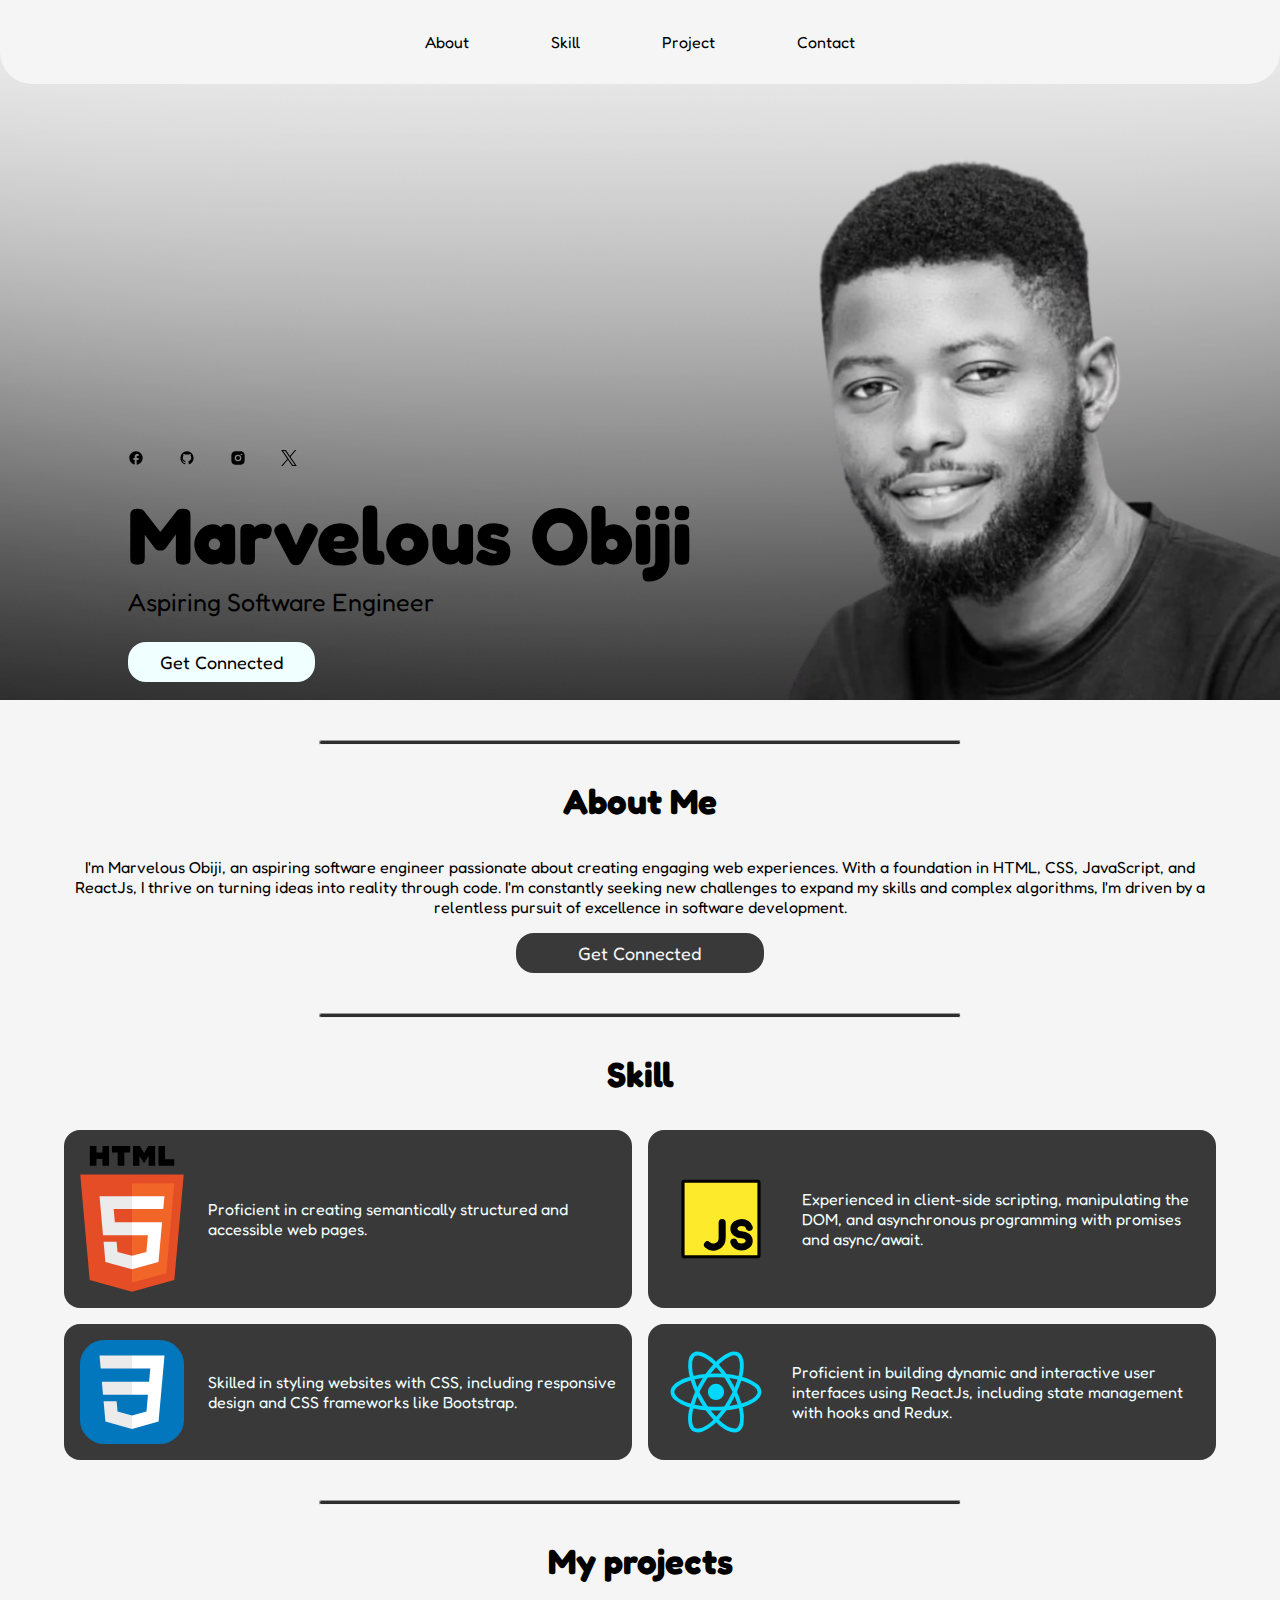
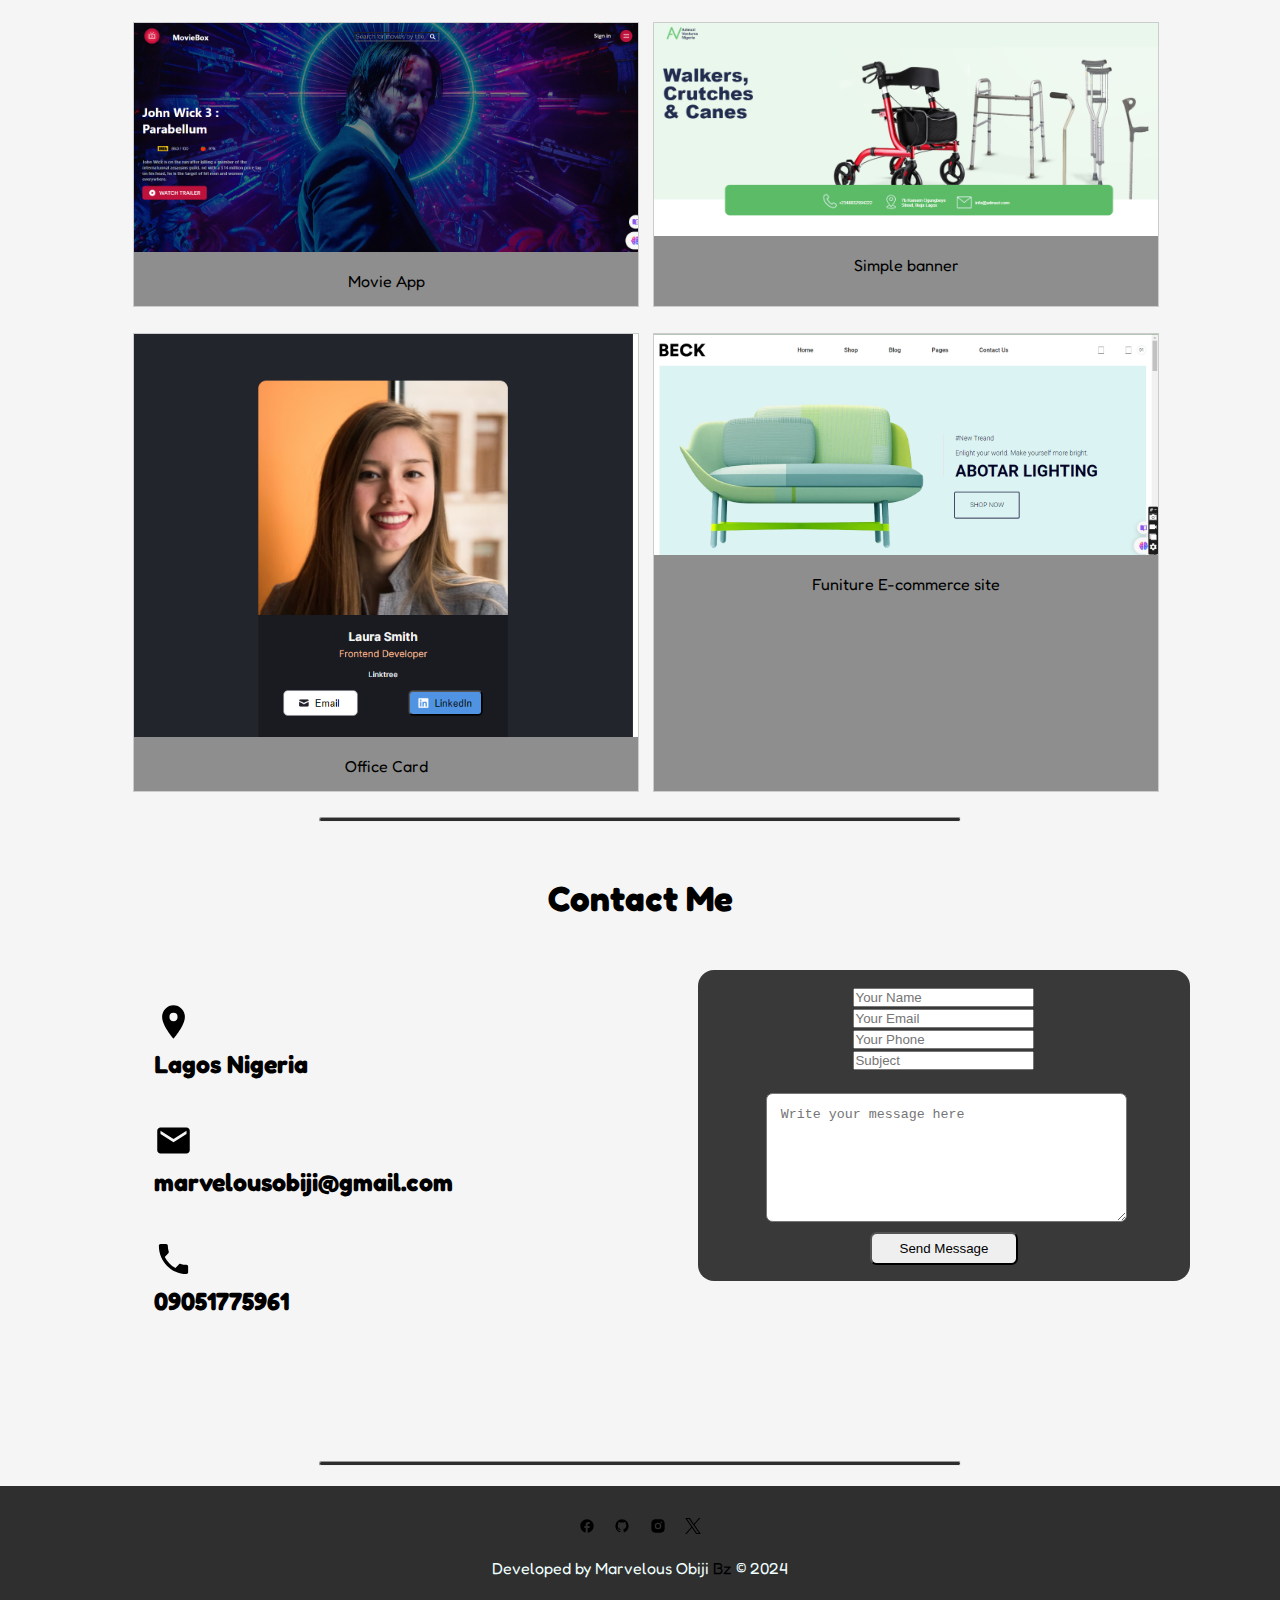
<file: index.html>
<!DOCTYPE html>
<html lang="en">

<head>
    <meta charset="UTF-8" />
    <meta name="viewport" content="width=device-width, initial-scale=1.0" />
    <link rel="stylesheet" href="style.css" />
    <link rel="preconnect" href="https://fonts.googleapis.com">
    <link rel="preconnect" href="https://fonts.gstatic.com" crossorigin>
    <link href="https://fonts.googleapis.com/css2?family=Fredoka:wght@300..700&display=swap" rel="stylesheet">
    <title>Document</title>
</head>

<body>
    <nav>
        <div class="nav">
            
            <div class="menu">
                <ul>
                    <li><a href="#About">About</a></li>
                    <li><a href="#Skill">Skill</a></li>
                    <li><a href="#Gallery">Project</a></li>

                    <li><a href="#Contact">Contact</a></li>
                </ul>
            </div>
        </div>
    </nav>
    <main>
        <section class="hero">
            <div class="left">
                <ul>
                    <li>
                        <a href="https://www.facebook.com/marvelous.obiji/"><img src="./img/socials/facebook.svg" alt="" /></a>
                    </li>
                    <li>
                        <a href="https://github.com/Buzoor"><img src="./img/socials/github.svg" alt="" /></a>
                    </li>
                    <li>
                        <a href="https://www.instagram.com/buzoor_/"><img src="./img/socials/instagram.svg" alt="" /></a>
                    </li>
                    <li>
                        <a href="https://twitter.com/Buzoor_"><img src="./img/socials/twitter.svg" alt="" /></a>
                    </li>
                </ul>

                <h1 class="name">Marvelous Obiji</h1>
                <p class="job">Aspiring Software Engineer</p>
                <div class="herobutton">
                    <a class="anchor" href="#Contact">Get Connected</a>
                </div>
            </div>
        </section>
        <br /><br>
        <hr />
        <section class="about" id="About">

            <h1 class="scthead">About Me</h1>
            <p>
                 I'm Marvelous Obiji, an aspiring software engineer passionate about creating
                engaging web experiences. With a foundation in HTML, CSS, JavaScript, and ReactJs, I thrive on turning
                ideas into reality through code. I'm constantly seeking new challenges to expand my skills and
                complex algorithms, I'm driven by a relentless pursuit of excellence in software development.
            </p>
            <div class="aboutbutton">
                <a class="anchor" href="#Contact"><span>Get Connected</span></a>
            </div>

        </section>
        <br /><br>
        <hr />
        <section class="skill" id="Skill">
            <h1 class="scthead">Skill</h1>
            <div class="skills">
                <div class="skillset">
                    <img src="./img/skill/html.svg" alt="" />
                    <p>
                        Proficient in creating semantically structured and accessible web pages.
                    </p>
                </div>
                <div class="skillset">
                    <img src="./img/skill/javascript.svg" alt="" />
                    <p>
                        Experienced in client-side scripting, manipulating the DOM, and asynchronous programming with
                        promises and async/await.
                    </p>
                </div>
                <div class="skillset">
                    <img src="./img/skill/css.svg" alt="" />
                    <p>
                        Skilled in styling websites with CSS, including responsive design and CSS frameworks like
                        Bootstrap.
                    </p>
                </div>
                <div class="skillset">
                    <img src="./img/skill/reactjs.svg" alt="" />
                    <p>
                        Proficient in building dynamic and interactive user interfaces using ReactJs, including state
                        management with hooks and Redux.
                    </p>
                </div>
            </div>
        </section>
        <br /><br>
        <hr />
        <section class="project" id="Gallery">
            <h1>My projects</h1>
            <div class="pjtgallery">
                <div class="gallery">
                    <a target="_blank" href="https://movieapp-hng.netlify.app/">
                        <img src="./img/projects/19.02.2024_14.20.09_REC.png" alt="" width="600" height="400">
                    </a>
                    <div class="desc">Movie App</div>
                </div>

                <div class="gallery">
                    <a target="_blank" href="https://admazi-ventures.netlify.app/">
                        <img src="./img/projects/19.02.2024_14.20.55_REC.png" alt="" width="600" height="400">
                    </a>
                    <div class="desc">Simple banner</div>
                </div>

                <div class="gallery">
                    <a target="_blank" href="https://react-frontend-dev-card.netlify.app/">
                        <img src="./img/projects/19.02.2024_14.42.54_REC.png" alt="" width="600" height="400">
                    </a>
                    <div class="desc">Office Card</div>
                </div>

                <div class="gallery">
                    <a target="_blank" href="https://sample-e-site.netlify.app/">
                        <img src="./img/projects/19.02.2024_15.28.02_REC.png" alt="" width="600" height="400">
                    </a>
                    <div class="desc">Funiture E-commerce site</div>
                </div>
            </div>
           
        </section>
        <br><hr><br>
        <section class="contact" id="Contact">
            <h1 class="scthead">Contact Me</h1>
            <div class="container">
                <div class="contactleft">
                    <ul>
                        <li>
                            <img src="./img/contact/mdi--location.svg" alt="" />
                            <h5>Lagos Nigeria</h5>
                        </li>
                        <li>
                            <img src="./img/contact/material-symbols--mail.svg" alt="" />
                            <h5>marvelousobiji@gmail.com</h5>
                        </li>
                        <li>
                            <img src="./img/contact/ic--baseline-phone.svg" alt="" />
                            <h5>09051775961</h5>
                        </li>
                    </ul>
                </div>
                <div class="contactright">
                    <form>
                        <div class="input_list">
                            <ul>
                                <li>
                                    <input type="text" placeholder="Your Name" />
                                </li>
                                <li>
                                    <input type="text" placeholder="Your Email" />
                                </li>
                                <li>
                                    <input type="number" placeholder="Your Phone" />
                                </li>
                                <li>
                                    <input id="subject" type="text" placeholder="Subject" />
                                </li>
                            </ul>
                            <textarea id="message" placeholder="Write your message here"></textarea>
                            <button type="submit" > <a href="mailto:marvelousobiji@gmail.com">Send Message </a> </button>
                        </div>
                    </form>
                </div>
            </div>
        </section>
    </main>
    <br /><br>
    <hr />
    <br />
    <footer>
       <ul>
                    <li>
                        <a href="https://www.facebook.com/marvelous.obiji/"><img src="./img/socials/facebook.svg" alt="" /></a>
                    </li>
                    <li>
                        <a href="https://github.com/Buzoor"><img src="./img/socials/github.svg" alt="" /></a>
                    </li>
                    <li>
                        <a href="https://www.instagram.com/buzoor_/"><img src="./img/socials/instagram.svg" alt="" /></a>
                    </li>
                    <li>
                        <a href="https://twitter.com/Buzoor_"><img src="./img/socials/twitter.svg" alt="" /></a>
                    </li>
                </ul>
        <br>
        <div class="container">
            <p>
                Developed by Marvelous Obiji
                <a href="#""
            >Bz</a
          >
          &copy; 2024
        </p>
      </div>
    </footer>
  </body>
</html>
</file>
<file: style.css>
*{
    padding: 0%;
    margin-top: 0%;
}

body{
    margin: 0%;
    background-color:whitesmoke;
    font-family: "Fredoka", sans-serif;
}
/* .scthead{
  
    
    font-weight: 800;
    background-color: rgba(0, 0, 0, 0.747);
    color: azure;
    padding: 0.5em;
    border-bottom-left-radius: 50%;
    border-bottom-right-radius: 50%;
    box-shadow: inset;
} */
h1{
    font-weight: 900;
}
li{
    list-style: none;
}
hr{
    height: 3px;
    /* color: black; */
    background-color: rgba(0, 0, 0, 0.815);
    width: 50%;
    margin: auto;
    border-radius: 2em;
}
.nav{
    width: 100%;
    /* display: flex; */
    /* justify-content: space-around; */
    margin: auto;
    position:fixed;
    z-index: 1;
    background-color: whitesmoke;
    border-bottom-left-radius: 2em;
    border-bottom-right-radius: 2em;
}
.menu ul{
    width: 40%;
    display: flex;
    justify-content: space-around;
    margin: auto;
}
.menu ul li{
    list-style: none;
    padding: 2em;
}
a{
    text-decoration: none;
    color: black;

}

a:hover{
    font-size: larger;
    color: red;
}
@media only screen and (max-width: 768px){
    
    
        .menu ul {
            width: 30%;
            display: flex;
            justify-content: space-around;
            margin: auto;
        }
}
.hero{
    
    margin: 0%;
    background-image: url(./img/portfolio/banner.png);
    background-size: cover;
    background-position: center;
    height: 700px;
    /* position: relative; */
    /* width: 10%; */
}
.hero .left{
    position: absolute;
    top: 50%;
    left:10%;
}
.hero .left ul{
    width: 30%;
    display: flex;
    justify-content: space-between;
    list-style: none;
}
.hero h1{
    font-size: 80px;
    /* padding: 0%; */
}
.hero p{
    font-size: 25px;
    margin-top: -2em;
}
.herobutton{
    background-color: azure;
    width: 30%;
    padding: 0.5em;
    border-radius: 1em;
    text-align: center;
    font-size: 18px;
}

@media only screen and (max-width: 768px) {
.hero {

        margin: 0%;
        background-image: url(./img/portfolio/banner.png);
        background-size:contain;
        background-repeat: no-repeat;
        background-attachment: fixed;
        /* background-position:center; */
        height: 200px;
        /* position: static; */
        /* top: -50%; */
        z-index: -1;
        /* width: 10%; */
    }
.hero .name {
    font-size: 50px;
    /* padding: 0%; */
}
    .hero .left {
        width: 70%;
        position: absolute;
        top: 15%;
        left: 5%;
    }

    .hero .left ul {
        width: 30%;
        display: flex;
        justify-content: space-between;
        list-style: none;
    }

   
    .hero .job {
        font-size: 18px;
        margin-top: -2em;
    }

    .herobutton {
        background-color: azure;
        width: 10%;
        padding: 0.5em;
        border-radius: 1em;
        text-align: center;
        font-size: 14px;
    }
}
.about{
    width: 90%;
    /* align-items: center; */
    margin: auto;
    text-align: center;
}
.aboutbutton{
    background-color: rgba(0, 0, 0, 0.767);
    /* color: whitesmoke; */
    width: 20%;
    padding: 0.5em;
    border-radius: 1em;
    margin: auto;
    /* text-align: center; */
    font-size: 18px;
}
.aboutbutton a{
    color: whitesmoke;
}
.about h1{
    font-size: 35px;
    margin: 1em;
}
@media only screen and (max-width: 768px){
    .about{
        margin-top: -5%;
    }
}
.skill{
    width: 90%;
    margin: auto;
    /* text-align: center; */
}
.skill h1{
    font-size: 35px;
    margin: 1em;
    text-align: center;
}
.skills{
    width: 100%;
    margin: auto;
    /* align-items: center; */
    display: grid;
    grid-template-columns: 2fr 2fr;
    gap: 1em;
    justify-content: space-around;
    
}
.skillset{
    display: flex;
    width: 100%;
    /* align-items: center; */
    justify-content: space-between;
    background-color: rgba(0, 0, 0, 0.767);
    color: azure;
    border-radius: 1em;
}
.skillset img{
    width: 20%;
    padding: 1em;
}
.skillset p{
    width: 80%;
    padding: 0.5em;
    /* align-items: center; */
    /* align-self: center; */
    /* align-content: center; */
    margin: auto;
}
@media only screen and (max-width: 768px){
    .skill {
            width: 90%;
            margin: auto;
            /* text-align: center; */
        }
    
        .skill h1 {
            font-size: 35px;
            margin: 1em;
            text-align: center;
        }
    
        .skills {
            width: 100%;
            margin: auto;
            /* align-items: center; */
            display: flex;
            flex-direction: column;
            gap: 1em;
            /* justify-content: space-around; */
    
        }
    
        .skillset {
            display: flex;
            /* flex-direction: column; */
            /* width:100%; */
           
        }
    
}
.project{
    width: 80%;
    margin: auto;
}
.project h1{
    font-size: 35px;
    margin: 1em;
    text-align: center;
}
.pjtgallery{
    display: grid;
    grid-template-columns: 1fr 1fr;
    gap: 1em;
    /* justify-content: space-evenly; */
    border-radius: 1em;
}
.gallery {
    width: 100%;
    margin: 5px;
    border: 1px solid #ccc;
    background-color: rgba(0, 0, 0, 0.418);
    text-align: center;
    /* width: 180px; */
}
.gallery:hover {
    border: 1px solid #777;
}

.gallery img {
    width: 100%;
    height: auto;
}

.desc {
    padding: 15px;
    text-align: center;
}

.contact{
    width: 90%;
    margin: auto;
}

.container{
    display: flex;
    margin: auto;
    justify-content: space-around;
}
.contact img{
    width: 10%;
}
.contact h1{
font-size: 35px;
margin: 1em;
text-align: center;
}
.contactleft{
    width: 40%;
    padding: 1em;

}
.contactleft ul{
    padding: 2em;
    
}
.contactleft li{
    font-size: 30px;
}
.contactright{
    width: 40%;
    padding: 1em;
}
form{
    width: 100%;
    background-color: rgba(0, 0, 0, 0.767);
    color: azure;
    padding: 1em;
    border-radius: 1em;
    text-align: center;
    margin: auto;
}
form button{
    width: 40%;
    padding: 0.5em;
    border-radius: 0.5em;
}
.input_list{
    width: 80%;
    margin: auto;
    justify-content: space-around;
    /* background-color: rgba(0, 0, 0, 0.788); */
    color: azure;
}

textarea{
    width: 90%;
    height: 100px;
    padding: 1em;
    border-radius: 0.5em;
    margin: 0.5em;
}
@media only screen and (max-width: 768px){
    .contact {
            width: 90%;
            margin: auto;
        }
    
        .container {
            display: flex;
            flex-direction: column;
            margin: 0%;
            /* margin: auto; */
            /* justify-content: space-around; */
        }
    
     .contactleft{
        width: 100%;
        margin: 0%;
        padding: 0%;
     }
    
    
        .contactleft ul {
            padding: 1em;
    
        }
    
        .contactleft li {
            font-size: 20px;
        }
    
        .contactright {
            width: 100%;
            margin: 0%;
            padding: 0%;
            /* padding: 1em; */
        }
    
        form {
            width: 90%;
            background-color: rgba(0, 0, 0, 0.767);
            color: azure;
            /* padding: 1em; */
            border-radius: 1em;
            text-align: center;
            /* margin: auto; */
        }
        .input_list li {
            width: 90%;
        }
    
        .input_list input {
            width: 90%;
            padding: 1em;
            border-radius: 0.5em;
            margin: 0.5em;
            /* border-color: transparent; */
            /* background-color: transparent; */
        }
   textarea {
       width: 80%;
      
   }
}
footer{
    background-color: rgba(0, 0, 0, 0.808);
    color: azure;
    padding: 2em;
}

footer ul{
    width: 10%;
    display: flex;
    margin: auto;
    justify-content: space-between;
    list-style: none;
}
@media only screen and (max-width: 768px){
    footer {
            background-color: rgba(0, 0, 0, 0.808);
            color: azure;
            padding: 2em;
            text-align: center;
        }
    
        footer ul {
            width: 30%;
           
        }
}
@media only screen and (max-width: 768px) {
body{
    width: 100vw;
}
    /* Navbar */
    .nav {
        flex-direction: column;
        align-items: center;
    }

    .menu ul li {
        padding: 0.5em;
    }

    /* Hero Section */
    .hero {
        height: 500px;
    }

    .hero h1 {
        font-size: 60px;
    }

    .hero p {
        font-size: 20px;
    }

    .herobutton {
        width: 50%;
        font-size: 16px;
    }

    /* About Section */
    .aboutbutton {
        width: 30%;
        font-size: 14px;
    }

    /* Skill Section */
    .skill h1 {
        font-size: 25px;
    }

    .skillset img {
        width: 15%;
    }

    /* Project Section */
    .project h1 {
        font-size: 25px;
    }

    /* Contact Section */
    .contact h1 {
        font-size: 25px;
    }

    .contact img {
        width: 30px;
    }

    .contactleft,
    .contactright {
        width: 100%;
    }

    form button {
        width: 60%;
    }
}

/* Media queries for tablet */
@media only screen and (min-width: 769px) and (max-width: 1024px) {

    /* Navbar */
    .nav {
        justify-content: center;
    }

    .menu ul li {
        padding: 1em;
    }

    /* Hero Section */
    .hero .left{
        top: 5%;
    }

    .hero h1 {
        font-size: 60px;
    }

    .hero p {
        font-size: 23px;
    }

    .herobutton {
        width: 40%;
        font-size: 16px;
    }

    /* About Section */
    .aboutbutton {
        width: 25%;
        font-size: 16px;
    }

    /* Skill Section */
    .skill h1 {
        font-size: 30px;
    }

    .skillset img {
        width: 18%;
    }

    /* Project Section */
    .project h1 {
        font-size: 30px;
    }

    /* Contact Section */
    .contact h1 {
        font-size: 30px;
    }

    .contact img {
        width: 40px;
    }

    form button {
        width: 50%;
    }
}
</file>
